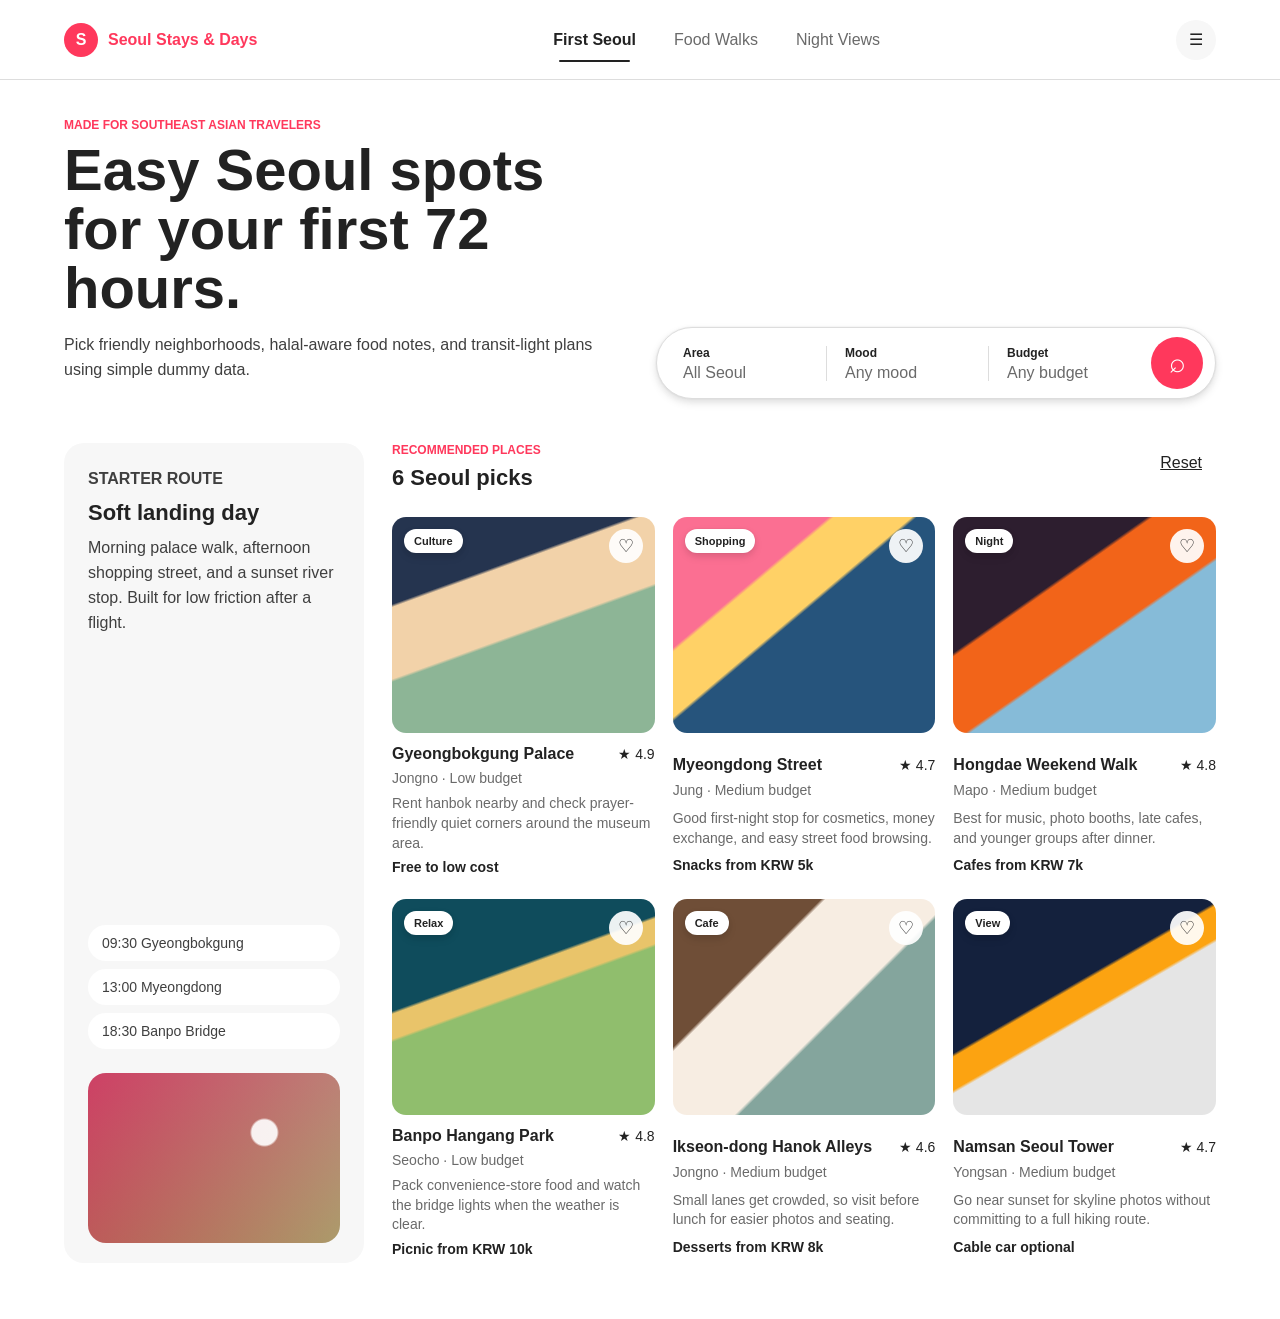
<file: 0612/index.html>
<!doctype html>
<html lang="en">
  <head>
    <meta charset="UTF-8" />
    <meta name="viewport" content="width=device-width, initial-scale=1.0" />
    <title>Seoul Stays & Days</title>
    <link rel="stylesheet" href="style.css" />
  </head>
  <body>
    <header class="topbar">
      <a class="brand" href="#" aria-label="Seoul Stays & Days home">
        <span class="brand-mark">S</span>
        <span>Seoul Stays & Days</span>
      </a>

      <nav class="nav-tabs" aria-label="Trip styles">
        <button class="nav-tab is-active" type="button">First Seoul</button>
        <button class="nav-tab" type="button">Food Walks</button>
        <button class="nav-tab" type="button">Night Views</button>
      </nav>

      <button class="menu-button" type="button" aria-label="Open menu">☰</button>
    </header>

    <main>
      <section class="hero" aria-labelledby="page-title">
        <div class="hero-copy">
          <p class="eyebrow">Made for Southeast Asian travelers</p>
          <h1 id="page-title">Easy Seoul spots for your first 72 hours.</h1>
          <p class="hero-text">
            Pick friendly neighborhoods, halal-aware food notes, and transit-light plans using simple dummy data.
          </p>
        </div>

        <form class="search-pill" id="trip-search">
          <label>
            <span>Area</span>
            <select id="area-filter" name="area">
              <option value="all">All Seoul</option>
            </select>
          </label>
          <label>
            <span>Mood</span>
            <select id="mood-filter" name="mood">
              <option value="all">Any mood</option>
            </select>
          </label>
          <label>
            <span>Budget</span>
            <select id="budget-filter" name="budget">
              <option value="all">Any budget</option>
            </select>
          </label>
          <button class="search-button" type="submit" aria-label="Search places">⌕</button>
        </form>
      </section>

      <section class="content-grid" aria-label="Seoul recommendations">
        <aside class="trip-panel">
          <div>
            <p class="panel-label">Starter route</p>
            <h2>Soft landing day</h2>
            <p>
              Morning palace walk, afternoon shopping street, and a sunset river stop. Built for low friction after a flight.
            </p>
          </div>
          <div class="route-list">
            <span>09:30 Gyeongbokgung</span>
            <span>13:00 Myeongdong</span>
            <span>18:30 Banpo Bridge</span>
          </div>
        </aside>

        <div class="places-wrap">
          <div class="section-head">
            <div>
              <p class="panel-label">Recommended places</p>
              <h2 id="result-count">6 Seoul picks</h2>
            </div>
            <button class="clear-button" id="clear-filters" type="button">Reset</button>
          </div>

          <div class="place-grid" id="place-grid"></div>
        </div>
      </section>
    </main>

    <script src="app.js"></script>
  </body>
</html>
</file>
<file: 0612/style.css>
:root {
  --primary: #ff385c;
  --primary-active: #e00b41;
  --ink: #222222;
  --body: #3f3f3f;
  --muted: #6a6a6a;
  --hairline: #dddddd;
  --soft: #f7f7f7;
  --canvas: #ffffff;
  --shadow: rgba(0, 0, 0, 0.02) 0 0 0 1px, rgba(0, 0, 0, 0.04) 0 2px 6px,
    rgba(0, 0, 0, 0.1) 0 4px 8px;
}

* {
  box-sizing: border-box;
}

body {
  margin: 0;
  background: var(--canvas);
  color: var(--ink);
  font-family: Circular, -apple-system, BlinkMacSystemFont, "Segoe UI", Roboto, sans-serif;
}

button,
select {
  font: inherit;
}

.topbar {
  align-items: center;
  border-bottom: 1px solid var(--hairline);
  display: flex;
  height: 80px;
  justify-content: space-between;
  padding: 0 clamp(20px, 5vw, 72px);
}

.brand {
  align-items: center;
  color: var(--primary);
  display: inline-flex;
  font-weight: 700;
  gap: 10px;
  text-decoration: none;
}

.brand-mark {
  align-items: center;
  background: var(--primary);
  border-radius: 999px;
  color: white;
  display: inline-flex;
  height: 34px;
  justify-content: center;
  width: 34px;
}

.nav-tabs {
  display: flex;
  gap: 26px;
}

.nav-tab,
.menu-button,
.clear-button {
  background: transparent;
  border: 0;
  color: var(--muted);
  cursor: pointer;
}

.nav-tab {
  min-height: 44px;
  position: relative;
}

.nav-tab.is-active {
  color: var(--ink);
  font-weight: 700;
}

.nav-tab.is-active::after {
  background: var(--ink);
  border-radius: 999px;
  bottom: 0;
  content: "";
  height: 2px;
  left: 12px;
  position: absolute;
  right: 12px;
}

.menu-button {
  background: var(--soft);
  border-radius: 999px;
  color: var(--ink);
  height: 40px;
  width: 40px;
}

main {
  margin: 0 auto;
  max-width: 1280px;
  padding: 38px clamp(20px, 5vw, 72px) 56px;
}

.hero {
  align-items: end;
  display: grid;
  gap: 28px;
  grid-template-columns: minmax(0, 1fr) minmax(320px, 560px);
}

.eyebrow,
.panel-label {
  color: var(--primary);
  font-size: 12px;
  font-weight: 800;
  margin: 0 0 8px;
  text-transform: uppercase;
}

h1,
h2,
p {
  margin-top: 0;
}

h1 {
  font-size: clamp(34px, 5vw, 58px);
  line-height: 1.02;
  margin-bottom: 16px;
  max-width: 650px;
}

h2 {
  font-size: 22px;
  line-height: 1.2;
  margin-bottom: 10px;
}

.hero-text,
.trip-panel p {
  color: var(--body);
  font-size: 16px;
  line-height: 1.55;
  max-width: 560px;
}

.search-pill {
  align-items: center;
  background: var(--canvas);
  border: 1px solid var(--hairline);
  border-radius: 999px;
  box-shadow: var(--shadow);
  display: grid;
  grid-template-columns: repeat(3, 1fr) 56px;
  min-height: 72px;
  padding: 8px;
}

.search-pill label {
  border-right: 1px solid var(--hairline);
  display: grid;
  gap: 4px;
  padding: 0 18px;
}

.search-pill label:last-of-type {
  border-right: 0;
}

.search-pill span {
  font-size: 12px;
  font-weight: 800;
}

.search-pill select {
  appearance: none;
  background: transparent;
  border: 0;
  color: var(--muted);
  cursor: pointer;
  min-width: 0;
  outline: 0;
}

.search-button {
  background: var(--primary);
  border: 0;
  border-radius: 999px;
  color: white;
  cursor: pointer;
  font-size: 28px;
  height: 52px;
  line-height: 1;
  width: 52px;
}

.search-button:hover,
.search-button:focus-visible {
  background: var(--primary-active);
}

.content-grid {
  display: grid;
  gap: 28px;
  grid-template-columns: 300px minmax(0, 1fr);
  margin-top: 44px;
}

.trip-panel {
  align-content: space-between;
  background: var(--soft);
  border-radius: 20px;
  display: grid;
  min-height: 440px;
  overflow: hidden;
  padding: 24px;
  position: relative;
}

/* Local CSS artwork keeps the draft self-contained without external images. */
.trip-panel::after {
  background:
    radial-gradient(circle at 70% 35%, rgba(255, 255, 255, 0.9) 0 6%, transparent 7%),
    linear-gradient(135deg, rgba(255, 56, 92, 0.78), rgba(255, 184, 77, 0.62)),
    linear-gradient(45deg, #154360, #2e86c1);
  border-radius: 18px;
  bottom: 20px;
  content: "";
  height: 170px;
  left: 24px;
  position: absolute;
  right: 24px;
}

.route-list {
  display: grid;
  gap: 8px;
  margin-bottom: 190px;
}

.route-list span {
  background: white;
  border-radius: 999px;
  color: var(--body);
  font-size: 14px;
  padding: 10px 14px;
}

.section-head {
  align-items: start;
  display: flex;
  justify-content: space-between;
  margin-bottom: 16px;
}

.clear-button {
  border-radius: 999px;
  color: var(--ink);
  min-height: 40px;
  padding: 0 14px;
  text-decoration: underline;
}

.place-grid {
  display: grid;
  gap: 18px;
  grid-template-columns: repeat(3, minmax(0, 1fr));
}

.place-card {
  background: white;
  border-radius: 14px;
  cursor: pointer;
  display: grid;
  gap: 12px;
}

.place-card:hover {
  box-shadow: var(--shadow);
}

.photo {
  aspect-ratio: 1 / 0.82;
  border-radius: 14px;
  overflow: hidden;
  position: relative;
}

.photo::before {
  background: var(--scene);
  content: "";
  inset: 0;
  position: absolute;
}

.photo img {
  display: block;
  height: 100%;
  object-fit: cover;
  position: relative;
  width: 100%;
  z-index: 0;
}

.badge,
.save-button {
  position: absolute;
  z-index: 1;
}

.badge {
  background: white;
  border-radius: 999px;
  box-shadow: var(--shadow);
  font-size: 11px;
  font-weight: 800;
  left: 12px;
  padding: 6px 10px;
  top: 12px;
}

.save-button {
  align-items: center;
  background: rgba(255, 255, 255, 0.92);
  border: 0;
  border-radius: 999px;
  color: var(--ink);
  cursor: pointer;
  display: inline-flex;
  font-size: 18px;
  height: 34px;
  justify-content: center;
  right: 12px;
  top: 12px;
  width: 34px;
}

.save-button.is-saved {
  background: var(--primary);
  color: white;
}

.card-body {
  display: grid;
  gap: 6px;
  padding-bottom: 6px;
}

.card-title {
  align-items: center;
  display: flex;
  font-weight: 700;
  justify-content: space-between;
}

.rating {
  font-size: 14px;
  font-weight: 500;
}

.meta,
.tip {
  color: var(--muted);
  font-size: 14px;
  line-height: 1.4;
}

.price {
  color: var(--ink);
  font-size: 14px;
  font-weight: 700;
}

@media (max-width: 980px) {
  .hero,
  .content-grid {
    grid-template-columns: 1fr;
  }

  .trip-panel {
    min-height: 360px;
  }

  .place-grid {
    grid-template-columns: repeat(2, minmax(0, 1fr));
  }
}

@media (max-width: 680px) {
  .topbar {
    height: 68px;
  }

  .brand span:last-child,
  .nav-tabs {
    display: none;
  }

  main {
    padding-top: 28px;
  }

  .search-pill {
    border-radius: 28px;
    grid-template-columns: 1fr;
    padding: 14px;
  }

  .search-pill label {
    border-bottom: 1px solid var(--hairline);
    border-right: 0;
    padding: 12px 6px;
  }

  .search-pill label:last-of-type {
    border-bottom: 0;
  }

  .search-button {
    margin-top: 10px;
    width: 100%;
  }

  .place-grid {
    grid-template-columns: 1fr;
  }
}
</file>
